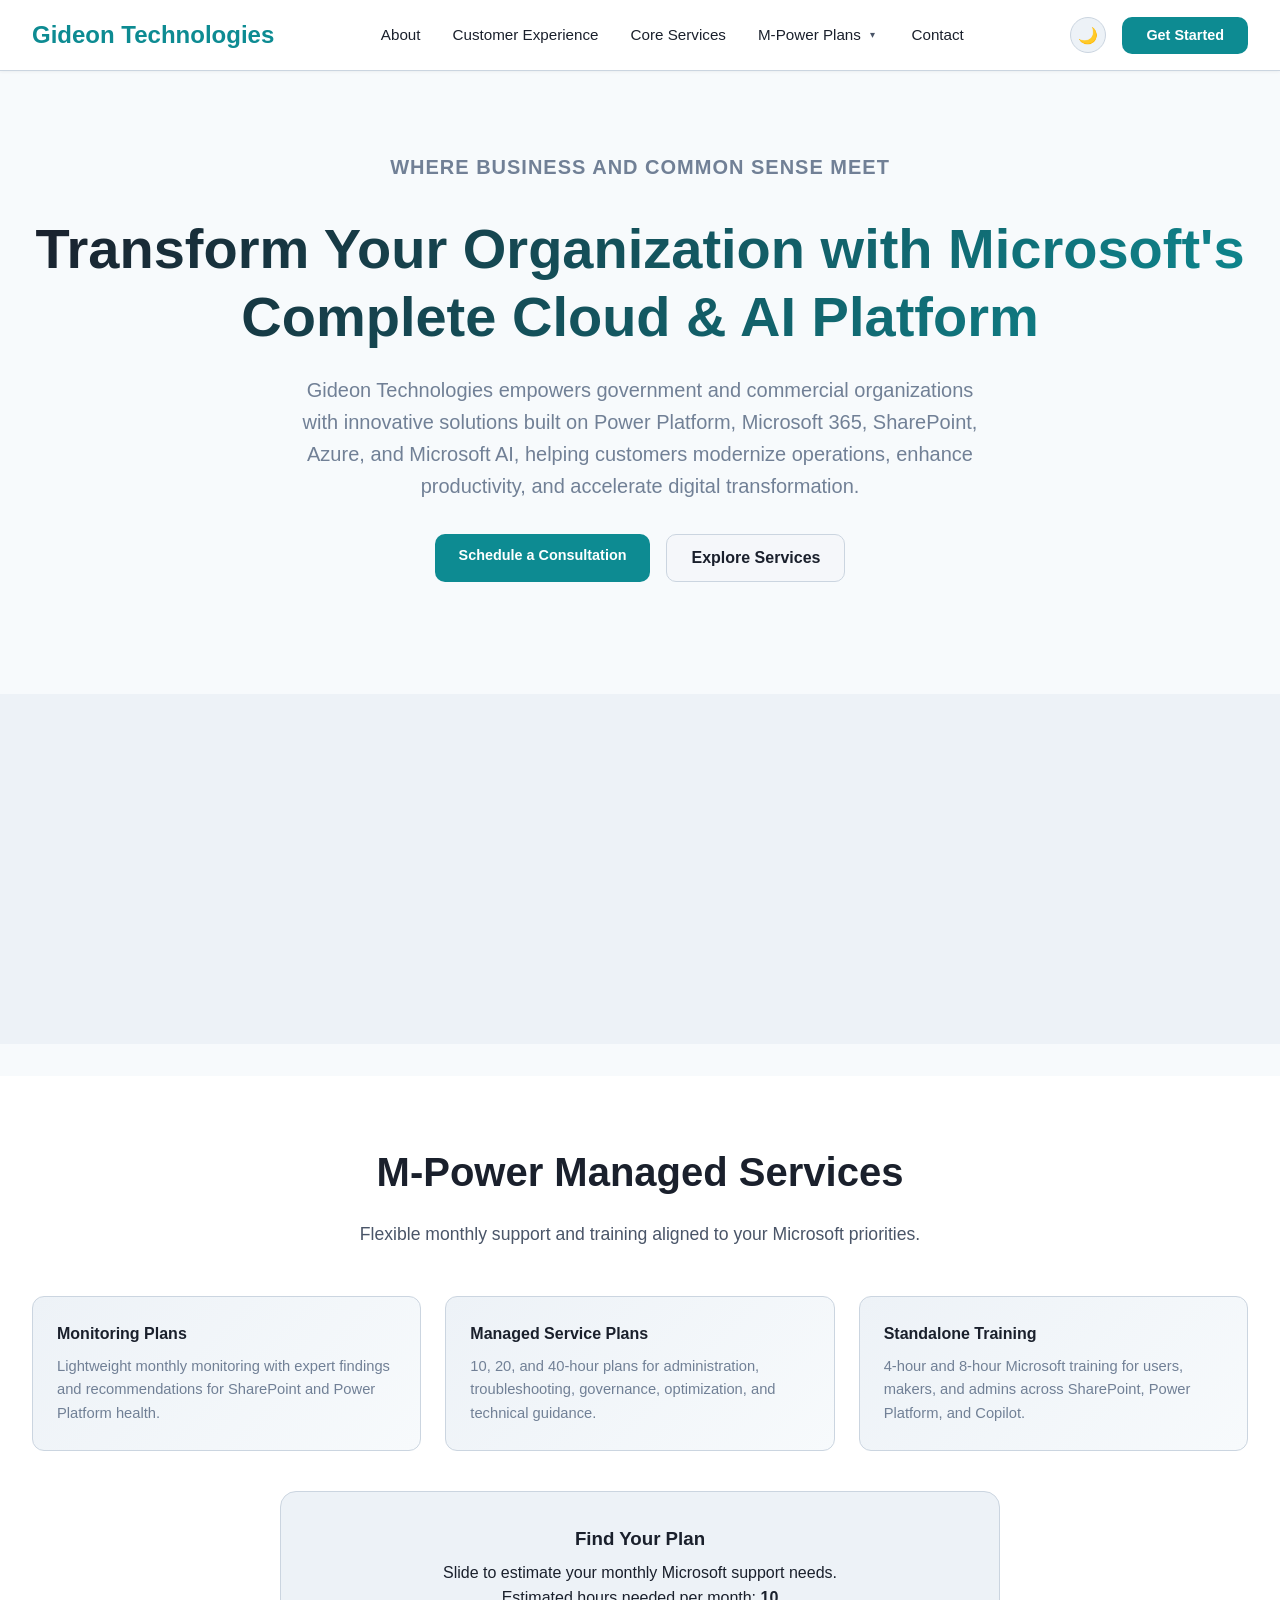
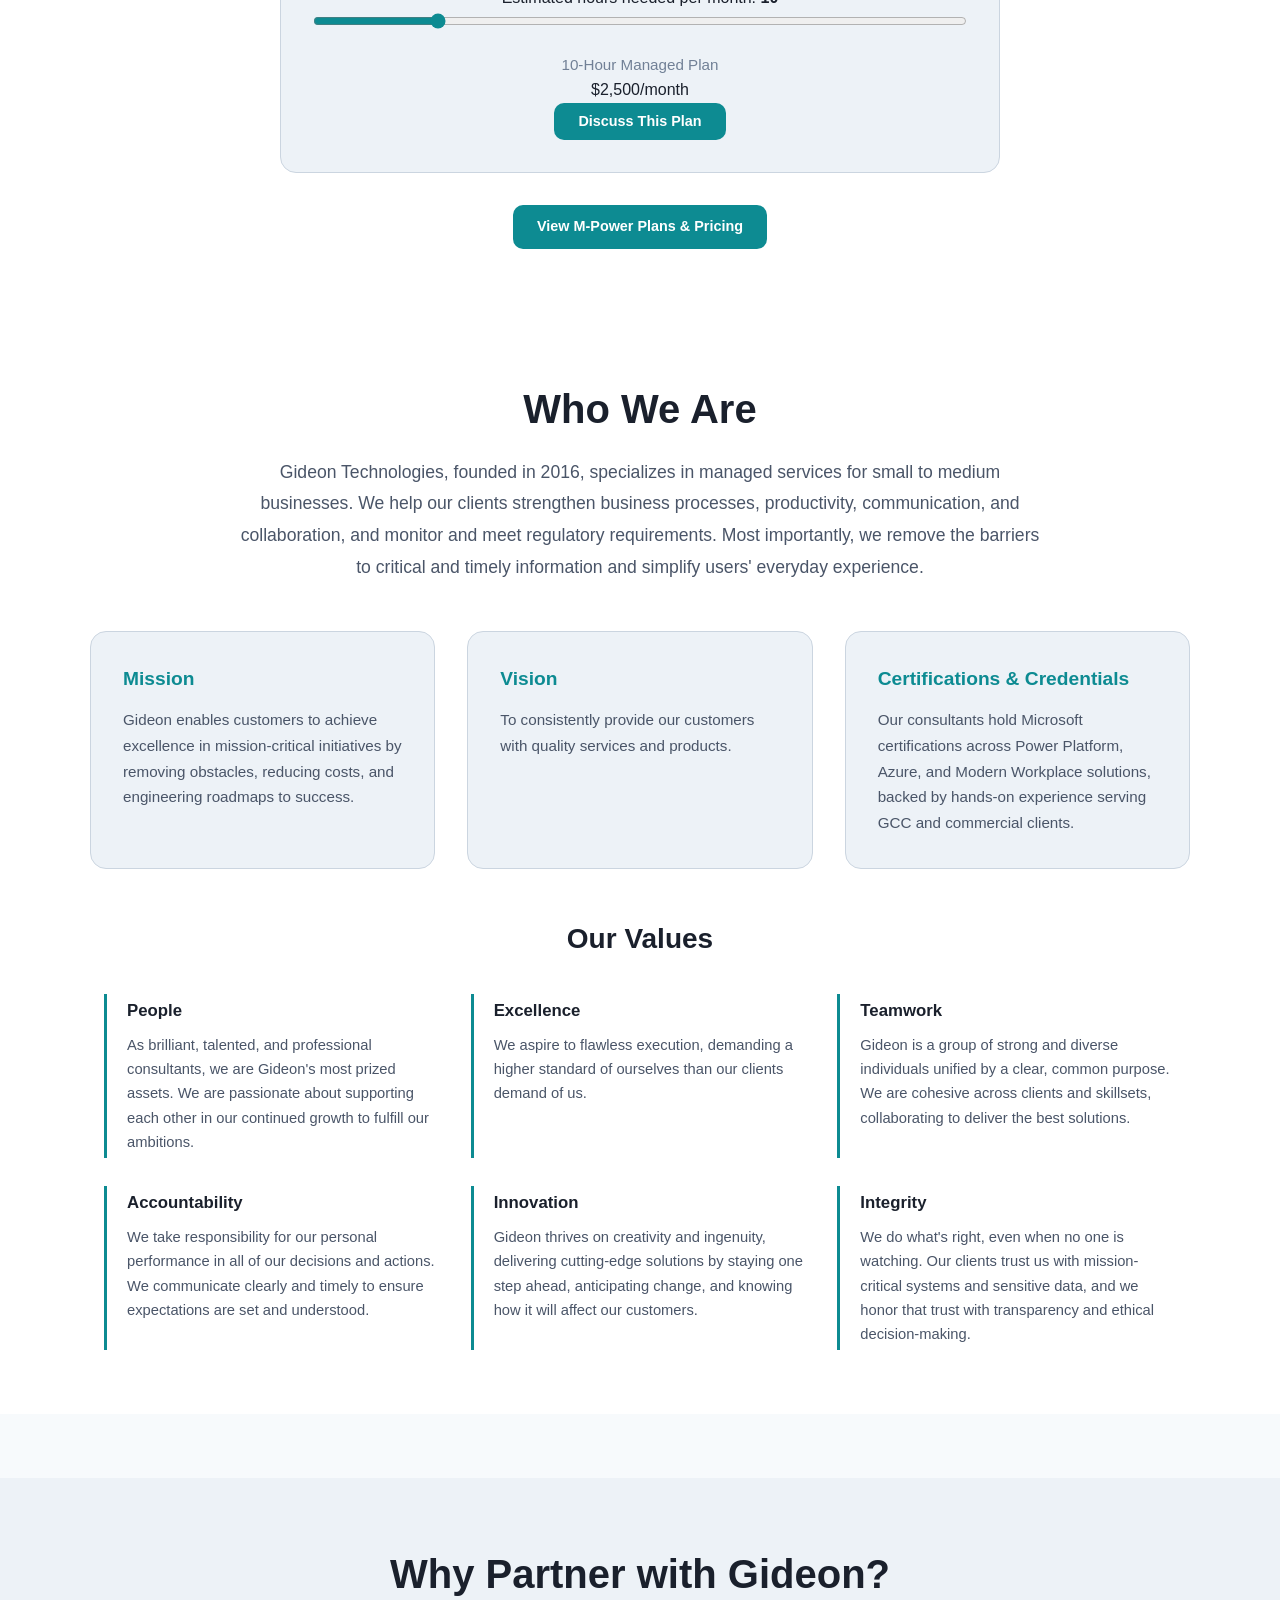
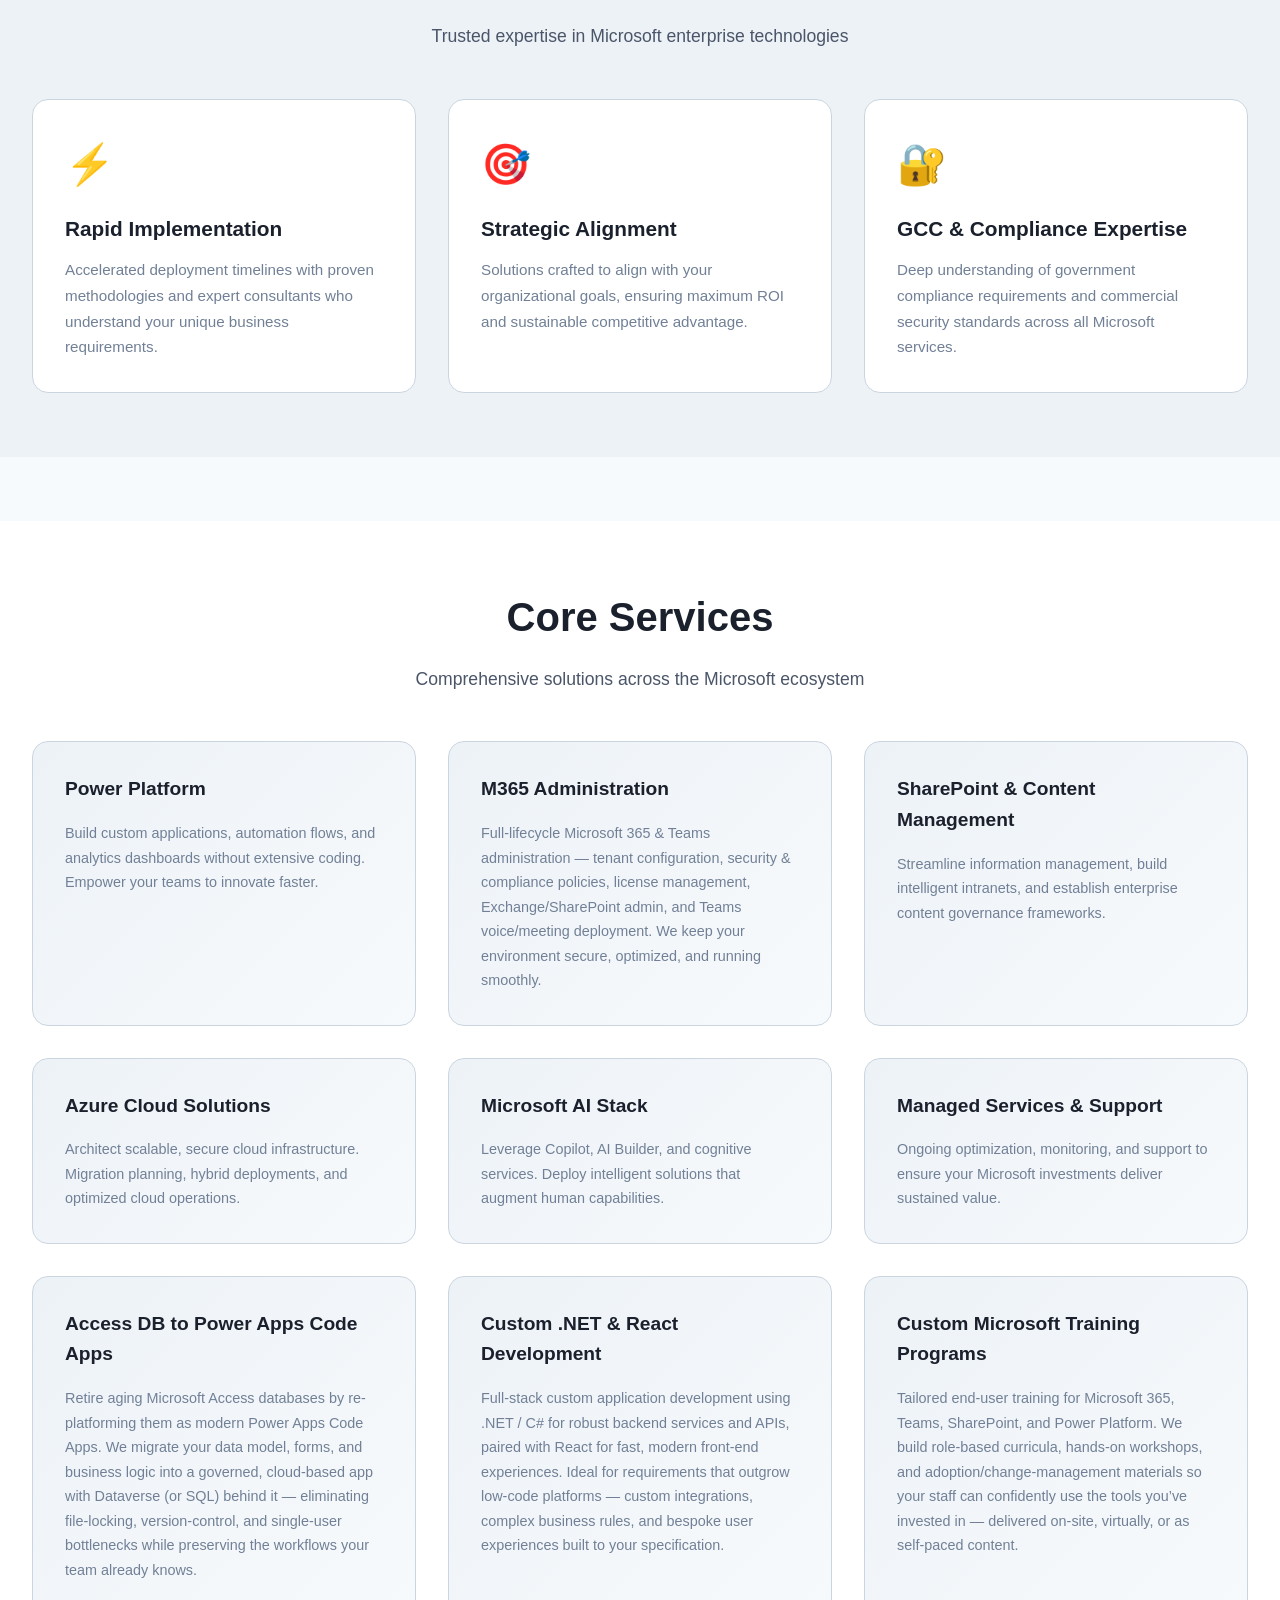
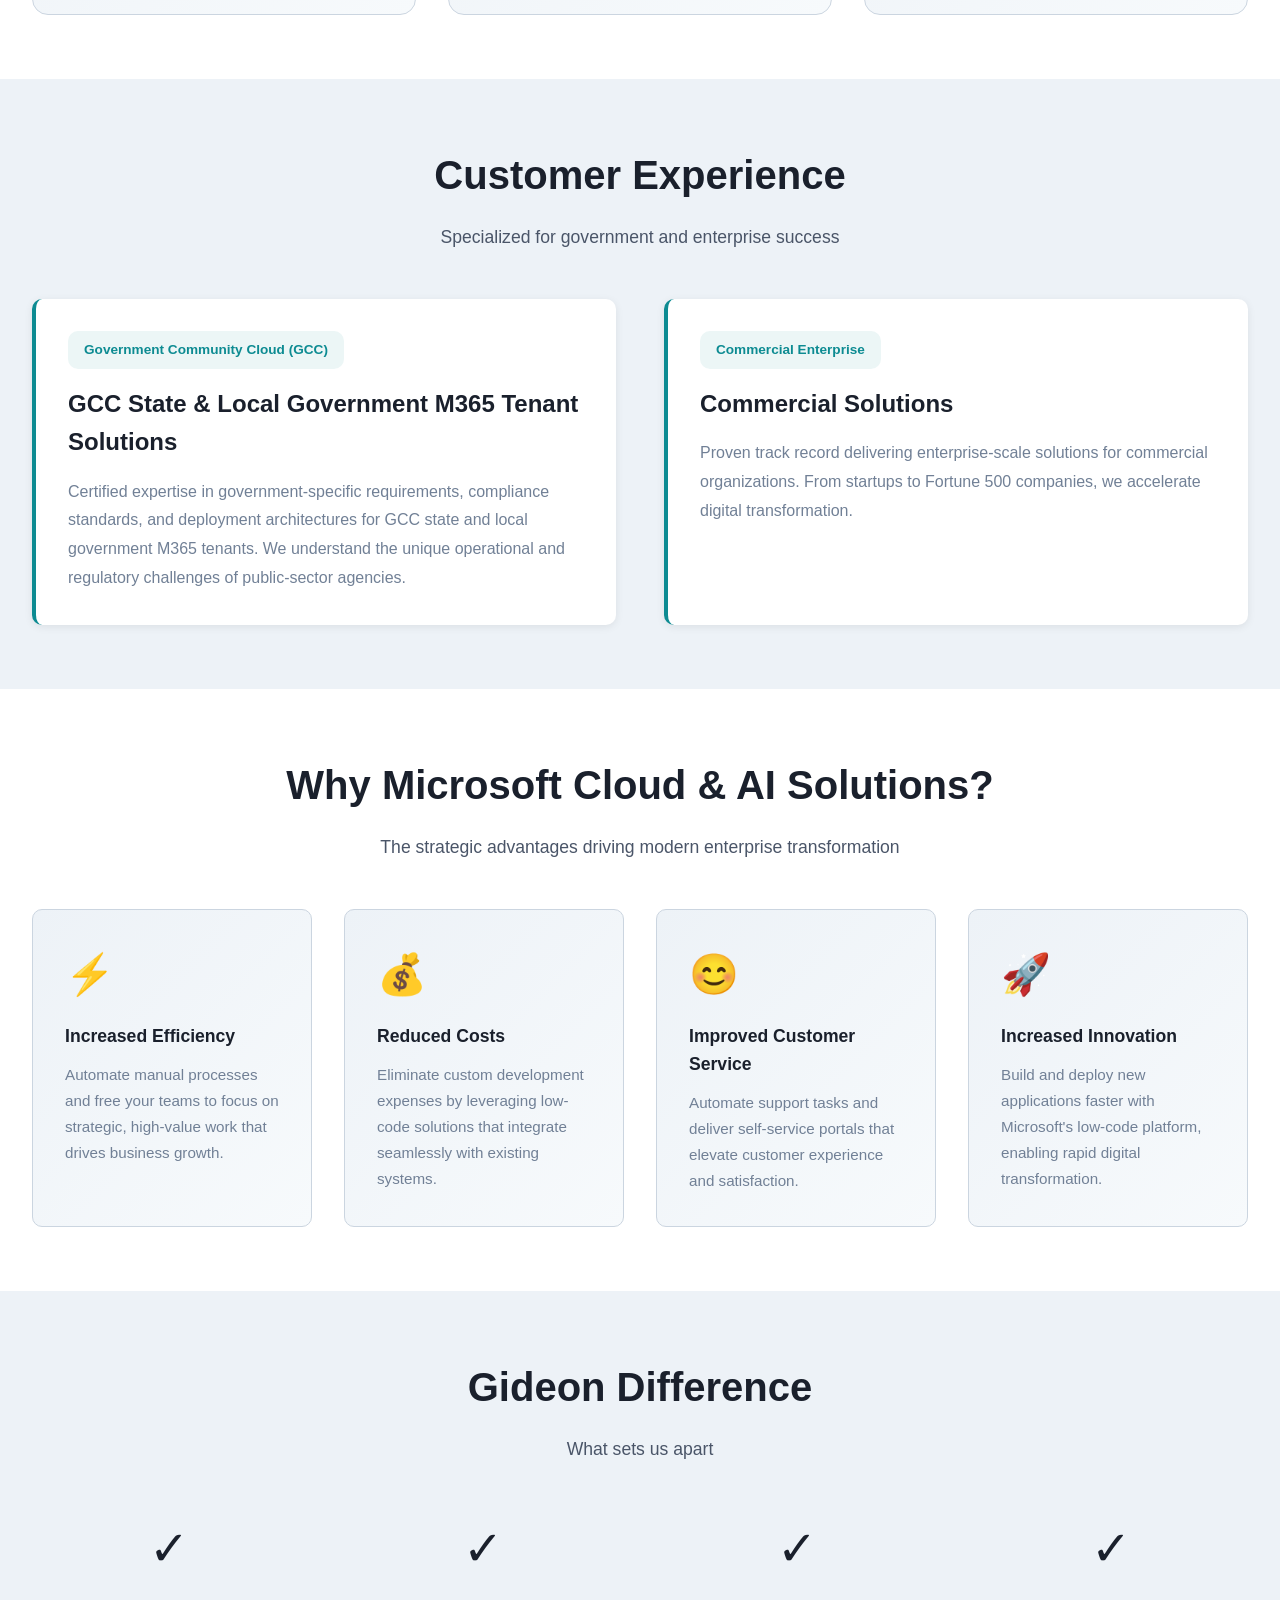
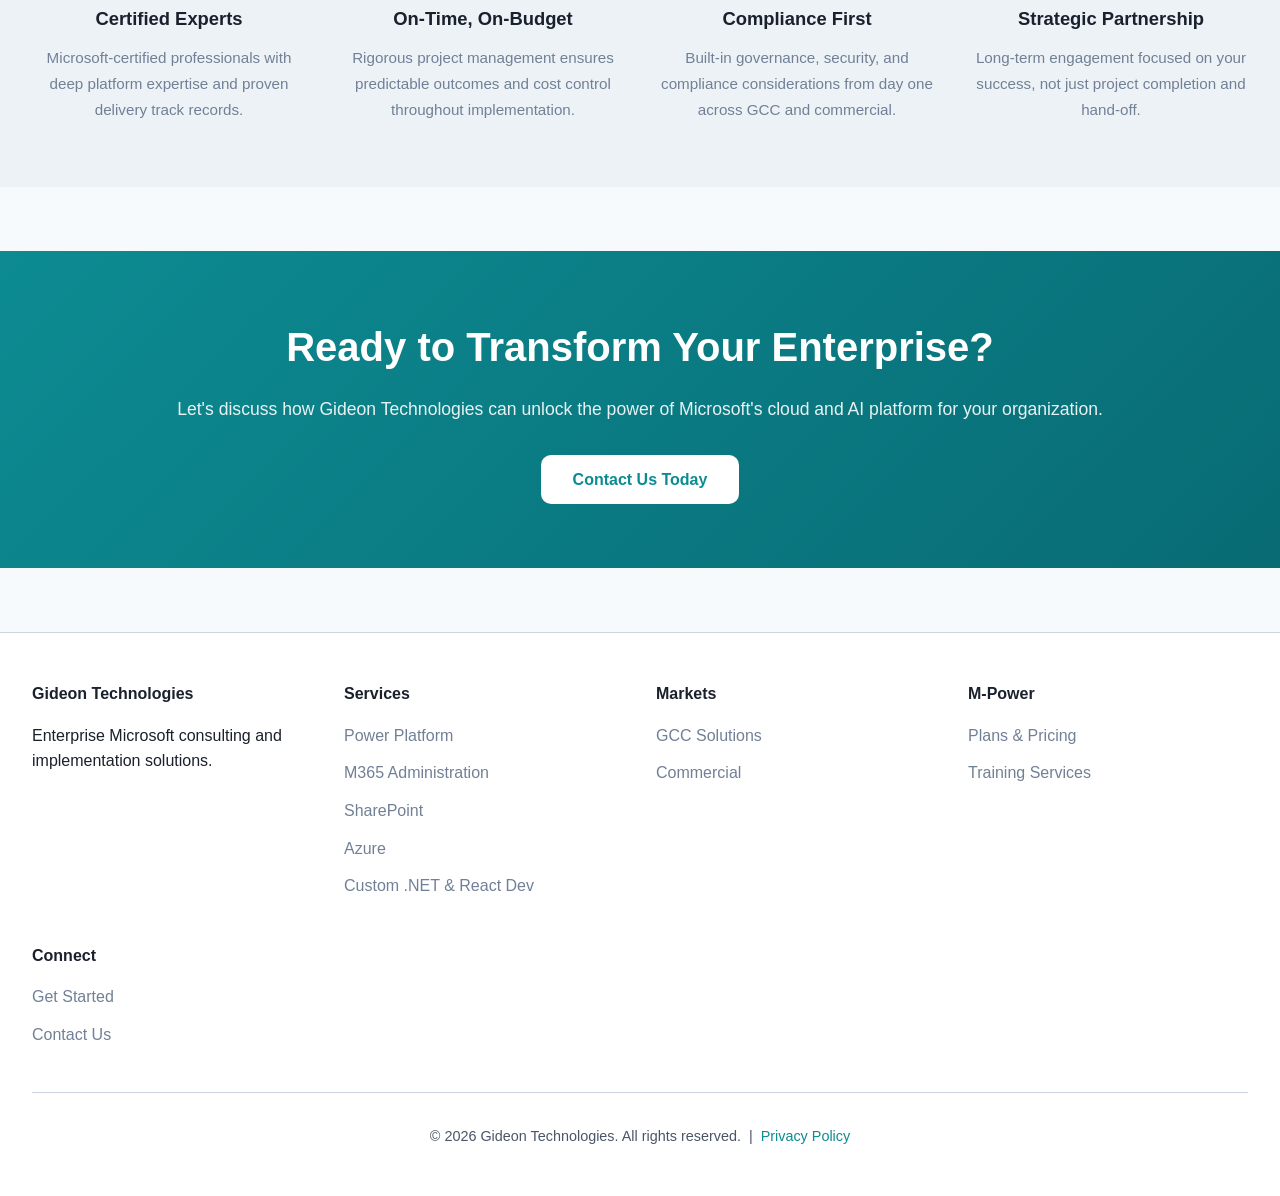
<file: index.html>
<!DOCTYPE html>
<html lang="en">
<head>
    <meta charset="UTF-8">
    <meta name="viewport" content="width=device-width, initial-scale=1.0">
    <title>GCC Microsoft 365 &amp; Power Platform Consulting | Gideon Tech</title>
    <meta name="description" content="Microsoft 365 and Power Platform consulting for GCC state and local government and commercial organizations; SharePoint, Azure, AI, and managed services.">
    <meta name="keywords" content="Microsoft consulting, Power Platform, Microsoft 365, SharePoint, Azure, Microsoft AI, Copilot, GCC state and local government, M365 tenant, managed services">
    <link rel="canonical" href="https://www.gideon-tech.com/">
    <meta property="og:type" content="website">
    <meta property="og:title" content="GCC Microsoft 365 &amp; Power Platform Consulting | Gideon Tech">
    <meta property="og:description" content="Microsoft 365 and Power Platform consulting for GCC state and local government and commercial organizations; SharePoint, Azure, AI, and managed services.">
    <meta property="og:url" content="https://www.gideon-tech.com/">
    <meta property="og:image" content="https://www.gideon-tech.com/og-image.png">
    <meta property="og:site_name" content="Gideon Technologies">
    <meta name="twitter:card" content="summary_large_image">
    <meta name="twitter:title" content="GCC Microsoft 365 &amp; Power Platform Consulting | Gideon Tech">
    <meta name="twitter:description" content="Microsoft 365 and Power Platform consulting for GCC state and local government and commercial organizations; SharePoint, Azure, AI, and managed services.">
    <meta name="twitter:image" content="https://www.gideon-tech.com/og-image.png">
    <script type="application/ld+json">
    {
      "@context": "https://schema.org",
      "@type": "Organization",
      "@id": "https://www.gideon-tech.com/#organization",
      "name": "Gideon Technologies",
      "url": "https://www.gideon-tech.com/",
      "description": "Microsoft 365 and Power Platform consulting for GCC state and local government and commercial organizations; SharePoint, Azure, AI, and managed services.",
      "foundingDate": "2016",
      "knowsAbout": [
        "Microsoft 365",
        "Microsoft Power Platform",
        "SharePoint",
        "Microsoft Azure",
        "Microsoft AI",
        "Government Community Cloud",
        "Managed services"
      ]
    }
    </script>
    <link rel="icon" type="image/svg+xml" href="data:image/svg+xml,%3Csvg xmlns='http://www.w3.org/2000/svg' viewBox='0 0 100 100'%3E%3Crect width='100' height='100' rx='20' fill='%230D8B92'/%3E%3[...]>
    <script>
        (() => {
            const stored = localStorage.getItem("gideonTheme");
            const param = new URLSearchParams(window.location.search).get("scoutTheme");
            const theme = param || stored || (window.matchMedia("(prefers-color-scheme: dark)").matches ? "dark" : "light");
            document.documentElement.setAttribute("data-theme", theme);
        })();
    </script>
    <script type="text/javascript">
        (function(c,l,a,r,i,t,y){
            c[a]=c[a]||function(){(c[a].q=c[a].q||[]).push(arguments)};
            t=l.createElement(r);t.async=1;t.src="https://www.clarity.ms/tag/"+i;
            y=l.getElementsByTagName(r)[0];y.parentNode.insertBefore(t,y);
        })(window, document, "clarity", "script", "3xeyui3n82");
    </script>
  <script type="module" crossorigin src="./assets/main.js"></script>
  <link rel="modulepreload" crossorigin href="./assets/chunk-theme.js">
  <link rel="modulepreload" crossorigin href="./assets/chunk-Reveal.js">
  <link rel="stylesheet" crossorigin href="./assets/theme.css">
</head>
<body>
    <div id="root"></div>

</body>
</html>
</file>
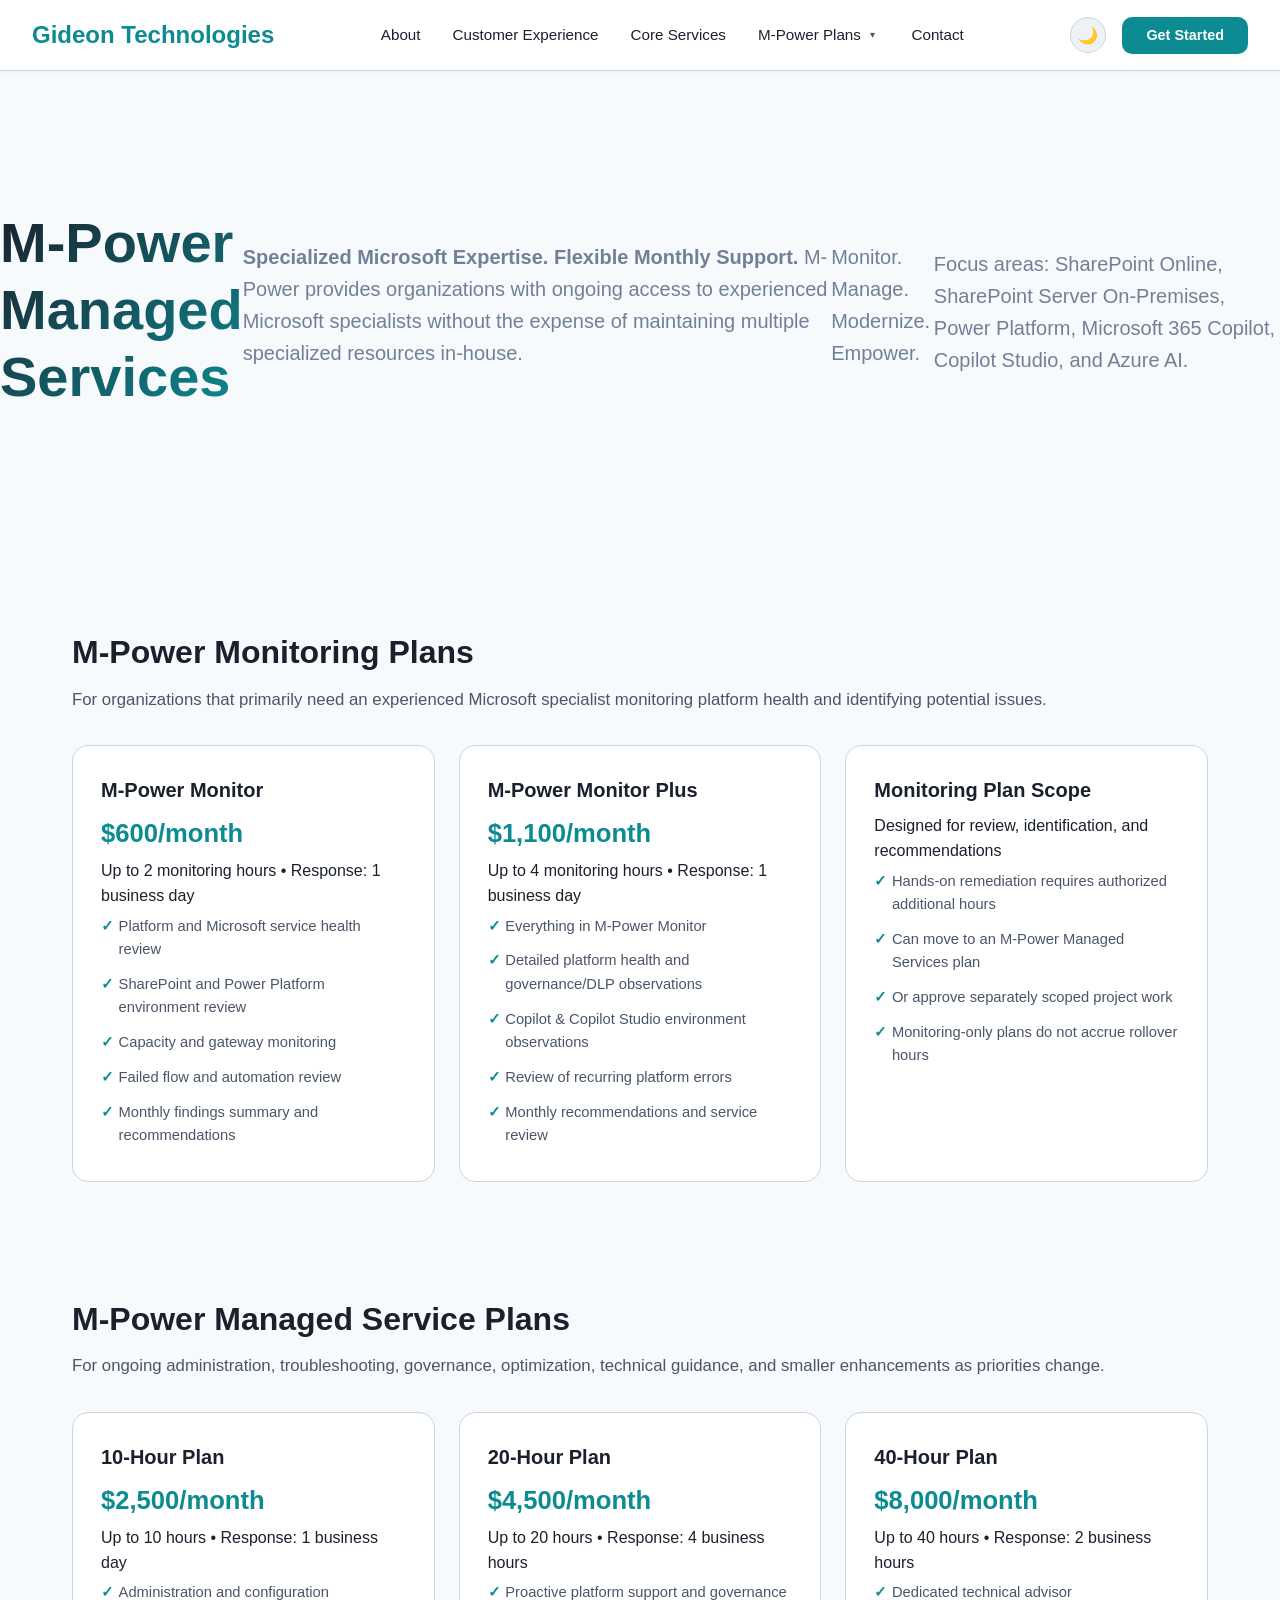
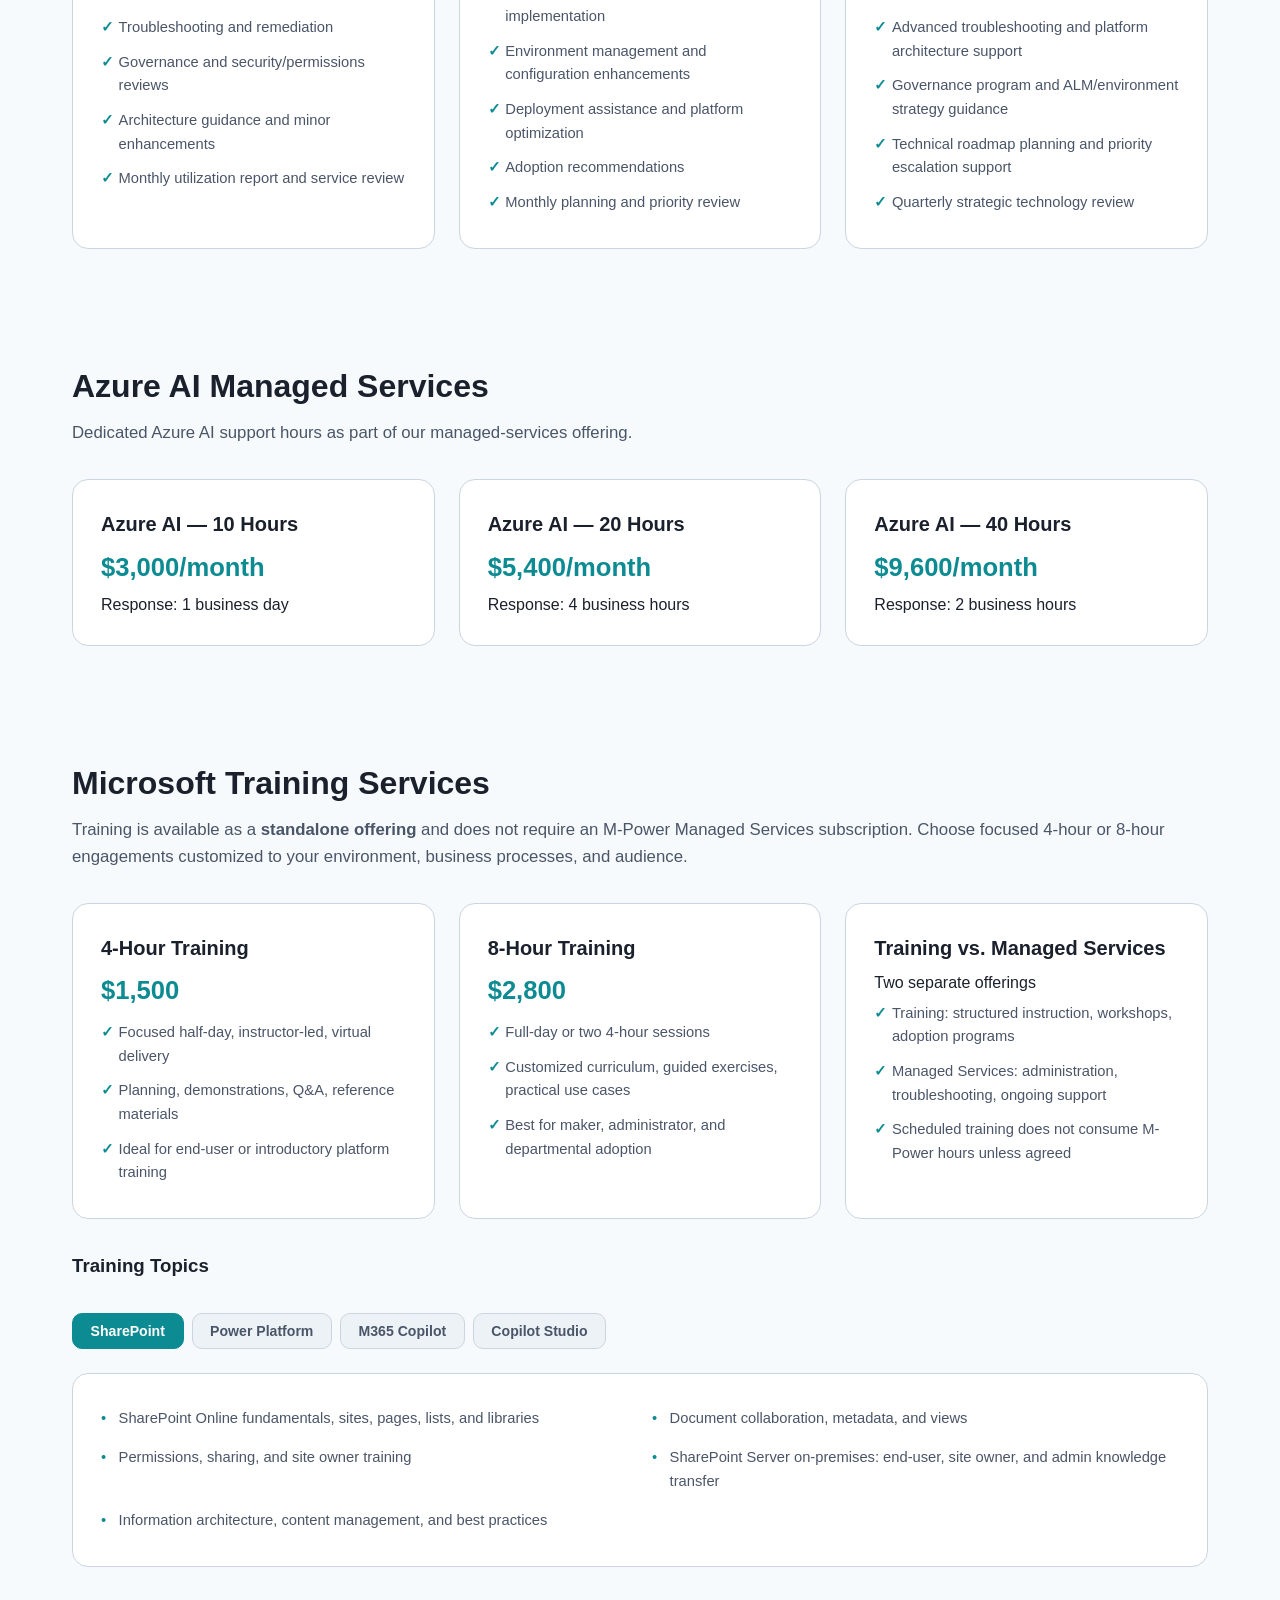
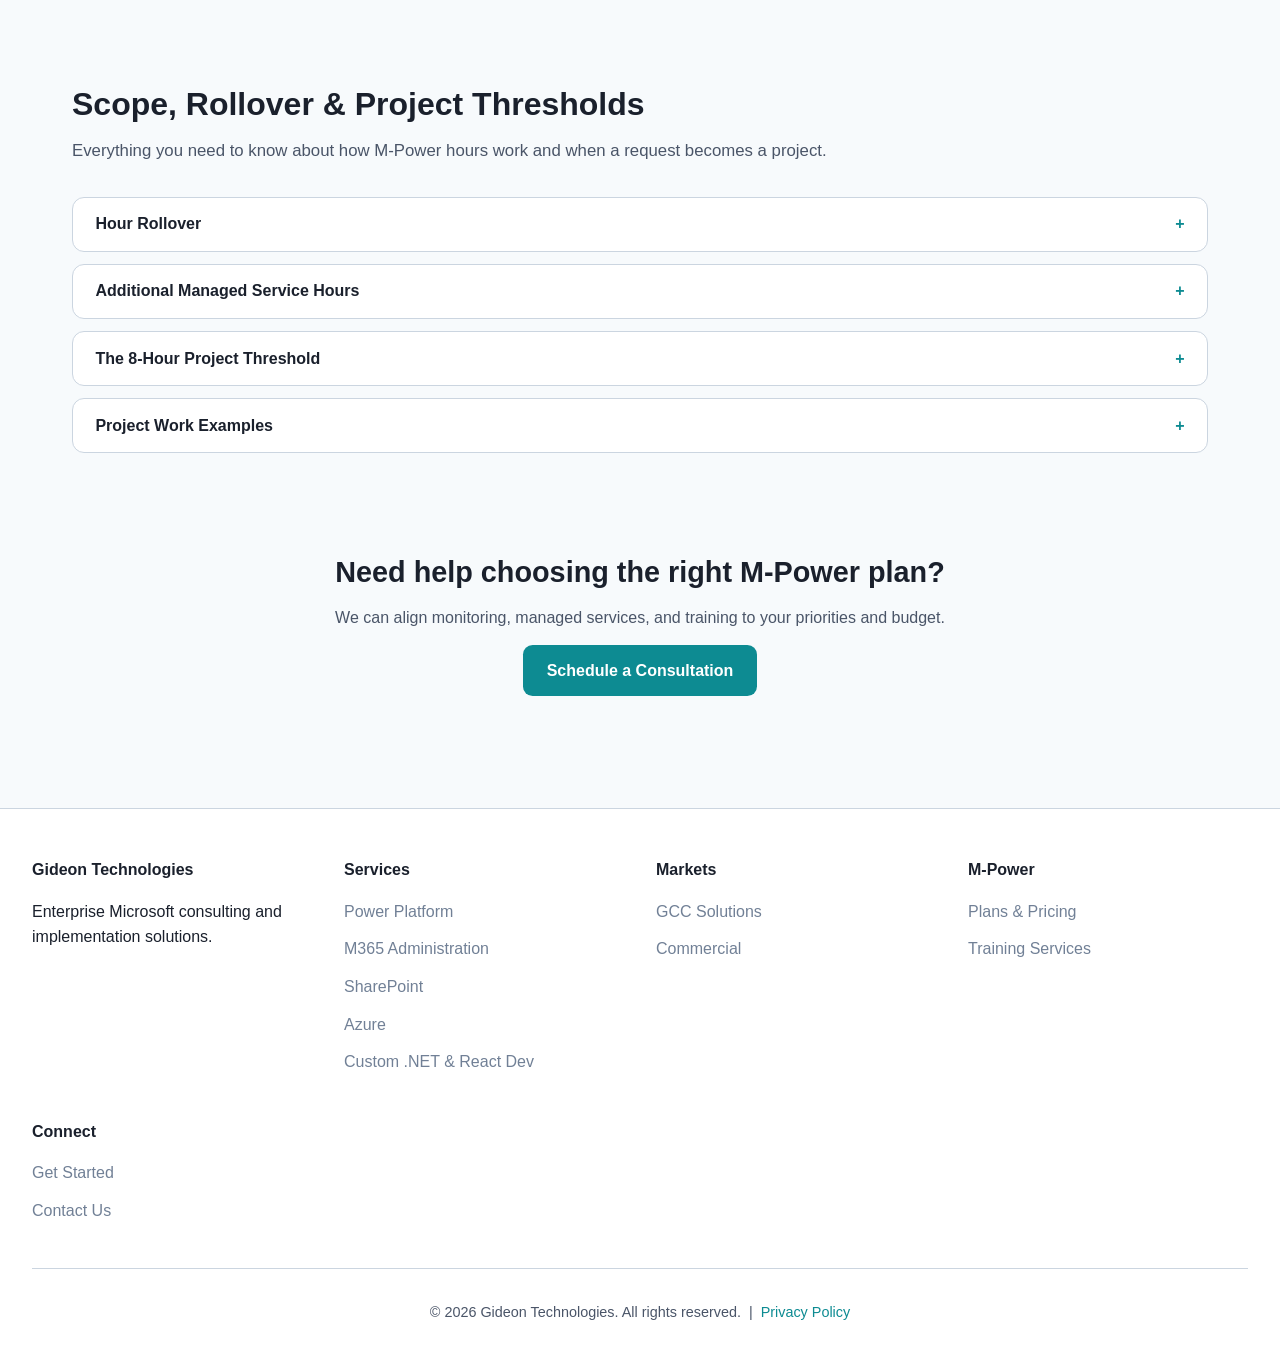
<file: m-power-services.html>
<!DOCTYPE html>
<html lang="en">
<head>
    <meta charset="UTF-8">
    <meta name="viewport" content="width=device-width, initial-scale=1.0">
    <title>M-Power Managed Services | Gideon Technologies</title>
    <meta name="description" content="M-Power by Gideon Technologies offers Microsoft monitoring and managed services, Azure AI support, and Microsoft training for GCC and commercial organizations.">    <meta name="keywords" content="M-Power Managed Services, Microsoft managed services, SharePoint support, Power Platform support, Microsoft 365 Copilot, Copilot Studio, Azure AI managed services, Microsoft training, GCC consulting">
    <link rel="canonical" href="https://www.gideon-tech.com/m-power-services.html">
    <meta property="og:type" content="website">
    <meta property="og:title" content="M-Power Managed Services | Gideon Technologies">
    <meta property="og:description" content="M-Power by Gideon Technologies offers Microsoft monitoring and managed services, Azure AI support, and Microsoft training for GCC and commercial organizations.">    <meta property="og:url" content="https://www.gideon-tech.com/m-power-services.html">
    <meta property="og:image" content="https://www.gideon-tech.com/og-image.png">
    <meta property="og:site_name" content="Gideon Technologies">
    <meta name="twitter:card" content="summary_large_image">
    <meta name="twitter:title" content="M-Power Managed Services | Gideon Technologies">
    <meta name="twitter:description" content="M-Power by Gideon Technologies offers Microsoft monitoring and managed services, Azure AI support, and Microsoft training for GCC and commercial organizations.">    <meta name="twitter:image" content="https://www.gideon-tech.com/og-image.png">
    <script type="application/ld+json">
    {
      "@context": "https://schema.org",
      "@type": "Service",
      "name": "M-Power Managed Services",
      "description": "M-Power by Gideon Technologies offers Microsoft monitoring and managed services, Azure AI support, and Microsoft training for GCC and commercial organizations.",
      "provider": {
        "@type": "Organization",
        "@id": "https://www.gideon-tech.com/#organization",
        "name": "Gideon Technologies",
        "url": "https://www.gideon-tech.com/"
      },
      "url": "https://www.gideon-tech.com/m-power-services.html",
      "serviceType": [
        "Microsoft managed services",
        "Microsoft monitoring",
        "Microsoft training",
        "Azure AI services"
      ]
    }
    </script>
    <link rel="icon" type="image/svg+xml" href="data:image/svg+xml,%3Csvg xmlns='http://www.w3.org/2000/svg' viewBox='0 0 100 100'%3E%3Crect width='100' height='100' rx='20' fill='%230D8B92'/%3E%3Ctext x='50' y='68' font-size='58' font-family='Arial, sans-serif' font-weight='bold' fill='white' text-anchor='middle'%3EG%3C/text%3E%3C/svg%3E">
    <script>
        (() => {
            const stored = localStorage.getItem("gideonTheme");
            const param = new URLSearchParams(window.location.search).get("scoutTheme");
            const theme = param || stored || (window.matchMedia("(prefers-color-scheme: dark)").matches ? "dark" : "light");
            document.documentElement.setAttribute("data-theme", theme);
        })();
    </script>
  <script type="module" crossorigin src="./assets/mpower.js"></script>
  <link rel="modulepreload" crossorigin href="./assets/chunk-theme.js">
  <link rel="modulepreload" crossorigin href="./assets/chunk-Reveal.js">
  <link rel="stylesheet" crossorigin href="./assets/theme.css">
</head>
<body>
    <div id="root"></div>
</body>
</html>
</file>
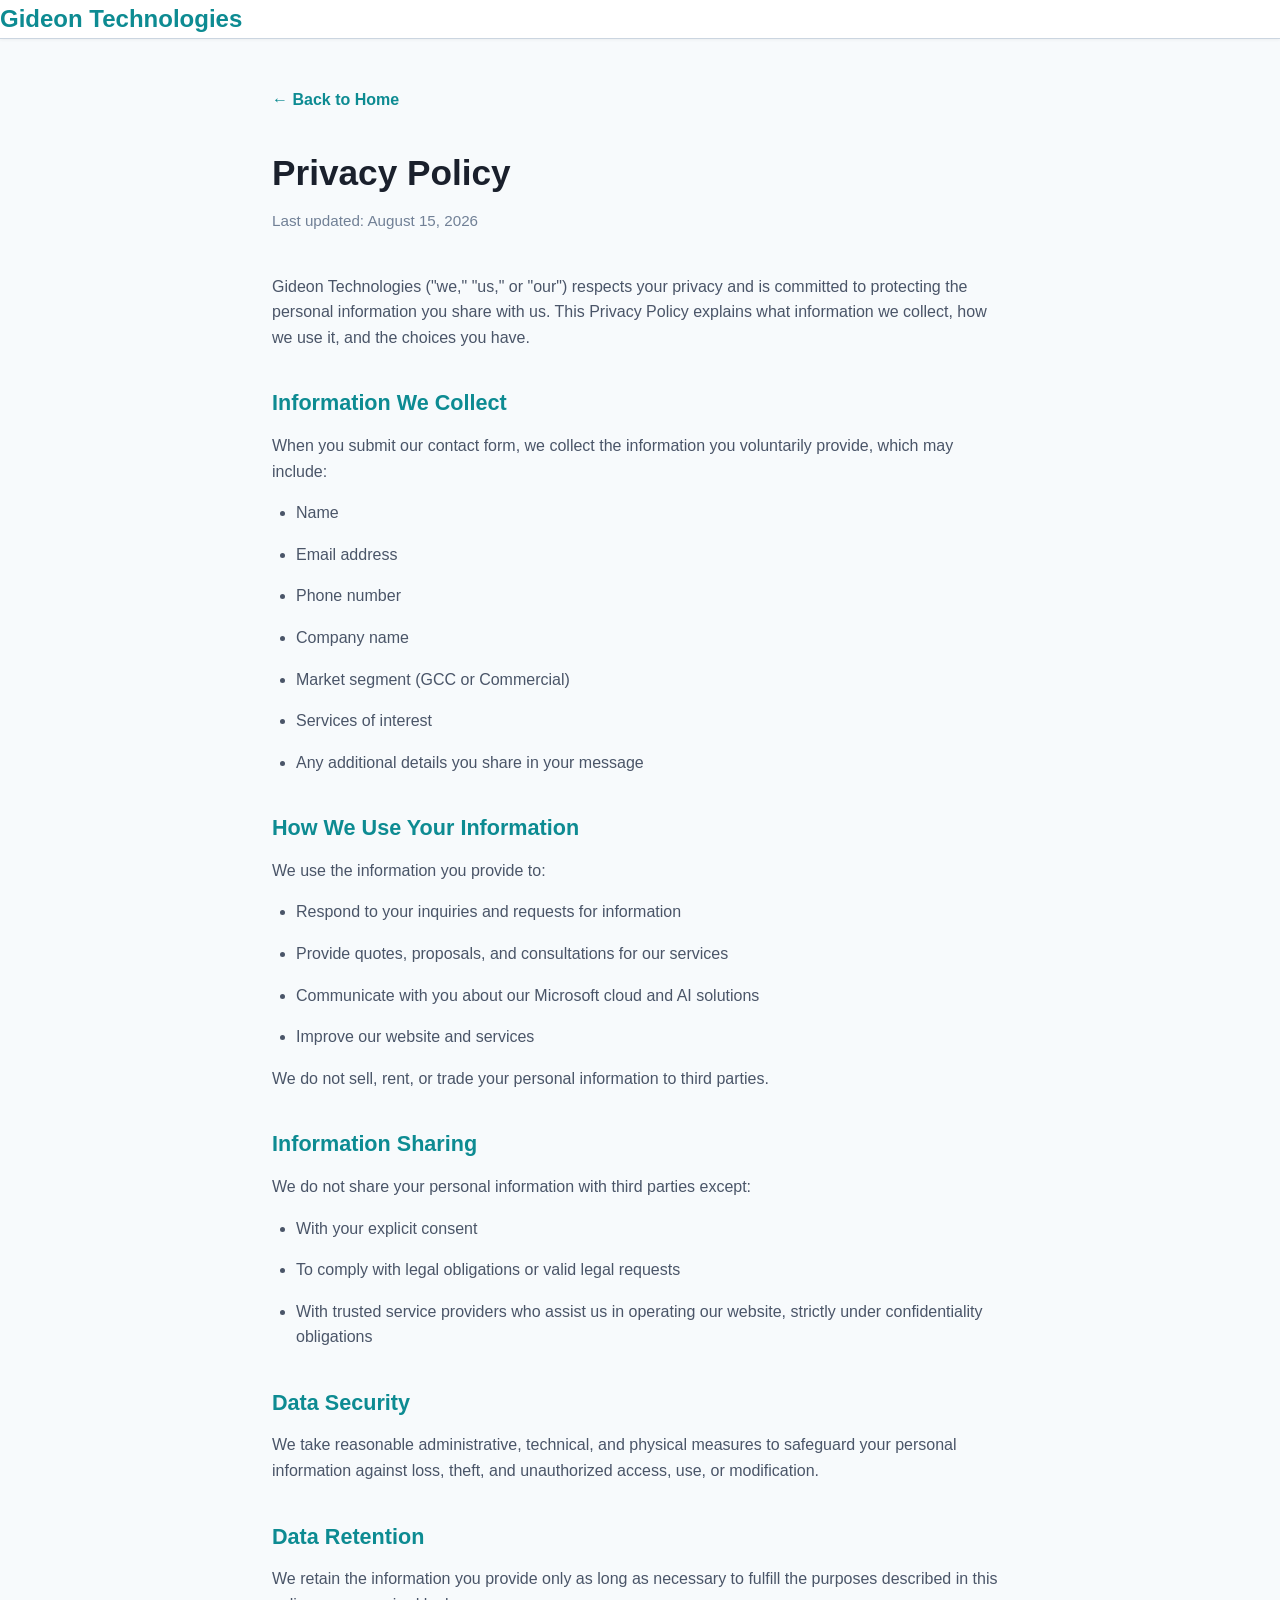
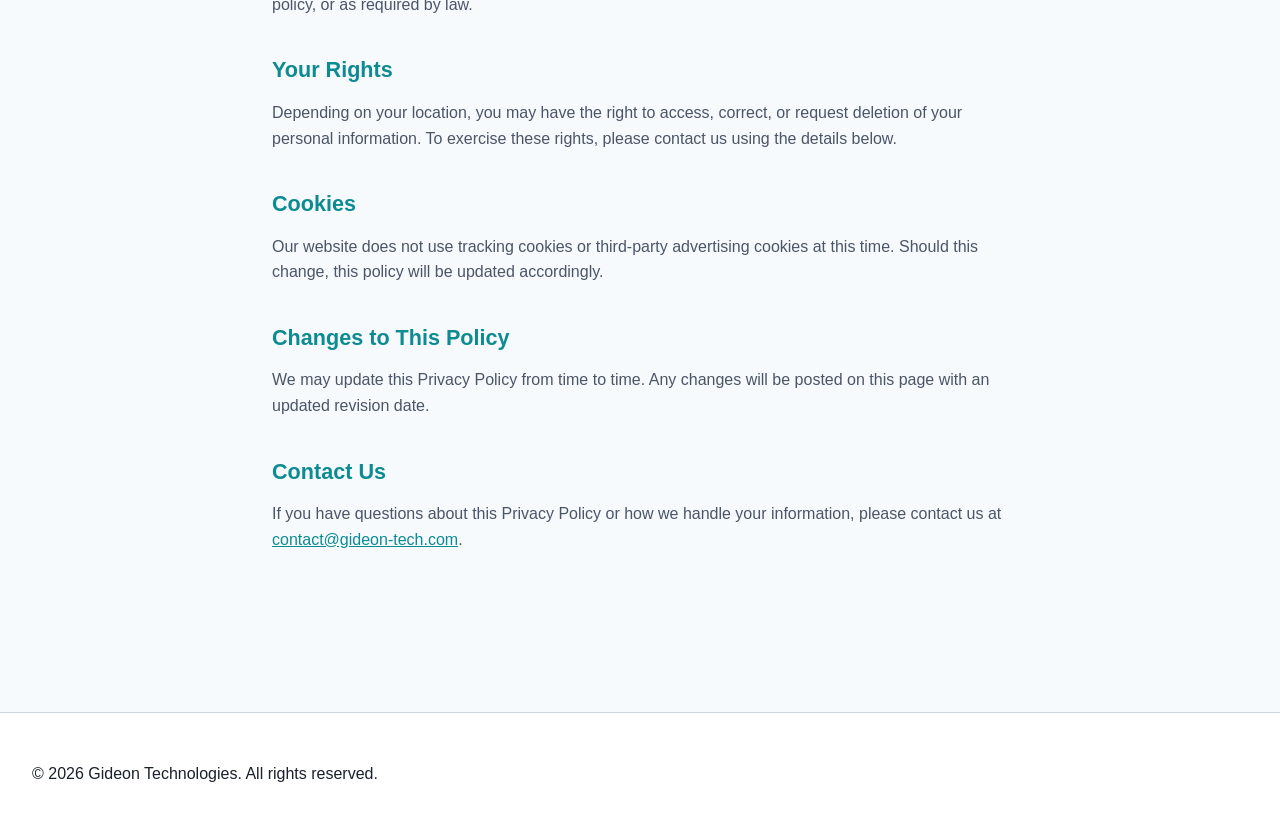
<file: privacy-policy.html>
<!DOCTYPE html>
<html lang="en">
<head>
    <meta charset="UTF-8">
    <meta name="viewport" content="width=device-width, initial-scale=1.0">
    <title>Privacy Policy - Gideon Technologies</title>
    <meta name="description" content="Privacy Policy for Gideon Technologies - how we collect, use, and protect your information.">
    <meta name="robots" content="noindex, follow">
    <link rel="icon" type="image/svg+xml" href="data:image/svg+xml,%3Csvg xmlns='http://www.w3.org/2000/svg' viewBox='0 0 100 100'%3E%3Crect width='100' height='100' rx='20' fill='%230D8B92'/%3E%3Ctext x='50' y='68' font-size='58' font-family='Arial, sans-serif' font-weight='bold' fill='white' text-anchor='middle'%3EG%3C/text%3E%3C/svg%3E">
    <script>
        (() => {
            const stored = localStorage.getItem("gideonTheme");
            const param = new URLSearchParams(window.location.search).get("scoutTheme");
            const theme = param || stored || (window.matchMedia("(prefers-color-scheme: dark)").matches ? "dark" : "light");
            document.documentElement.setAttribute("data-theme", theme);
        })();
    </script>
  <script type="module" crossorigin src="./assets/privacy.js"></script>
  <link rel="modulepreload" crossorigin href="./assets/chunk-theme.js">
  <link rel="stylesheet" crossorigin href="./assets/theme.css">
</head>
<body>
    <div id="root"></div>
</body>
</html>
</file>
<file: assets/theme.css>
:root{color-scheme:light;--cp-bg: #f7fafc;--cp-bg-elevated: #edf2f7;--cp-surface: #ffffff;--cp-surface-soft: #f5f7fa;--cp-border: #cbd5e0;--cp-border-strong: #a0aec0;--cp-text: #1a202c;--cp-text-muted: #4a5568;--cp-text-soft: #718096;--cp-accent: #0d8b92;--cp-accent-hover: #0a6f76;--cp-accent-soft: rgba(13, 139, 146, .08);--cp-accent-fg: #ffffff;--cp-success: #16a34a;--cp-danger: #dc2626;--cp-warning: #f59e0b;--cp-shadow: 0 18px 48px rgba(0, 0, 0, .12)}html[data-theme=dark]{color-scheme:dark;--cp-bg: #0f1419;--cp-bg-elevated: #1a202c;--cp-surface: #2d3748;--cp-surface-soft: #374151;--cp-border: #4a5568;--cp-border-strong: #718096;--cp-text: #f7fafc;--cp-text-muted: #cbd5e0;--cp-text-soft: #a0aec0;--cp-accent: #38b2ac;--cp-accent-hover: #319795;--cp-accent-soft: rgba(56, 178, 172, .14);--cp-accent-fg: #0f1419;--cp-success: #4ade80;--cp-danger: #f87171;--cp-warning: #fbbf24;--cp-shadow: 0 18px 48px rgba(0, 0, 0, .32)}*{margin:0;padding:0;box-sizing:border-box}body{font-family:Segoe UI,Aptos,Calibri,-apple-system,BlinkMacSystemFont,sans-serif;background:var(--cp-bg);color:var(--cp-text);line-height:1.6;overflow-x:hidden}a{color:inherit}header{background:var(--cp-surface);border-bottom:1px solid var(--cp-border);position:sticky;top:0;z-index:100;box-shadow:0 1px 3px #0000000d}nav{max-width:1400px;margin:0 auto;padding:1rem 2rem;display:flex;justify-content:space-between;align-items:center;gap:1rem;position:relative}.logo{font-size:1.5rem;font-weight:700;color:var(--cp-accent);text-decoration:none}.nav-links{display:flex;gap:2rem;list-style:none;align-items:center}.nav-links a{color:var(--cp-text);text-decoration:none;font-size:.95rem;transition:color .3s}.nav-links a:hover{color:var(--cp-accent)}.nav-right{display:flex;align-items:center;gap:1rem}.has-submenu{position:relative;display:flex;align-items:center;gap:.25rem}.submenu-toggle{background:none;border:none;cursor:pointer;color:var(--cp-text-muted);font-size:.65rem;padding:.2rem .3rem;line-height:1}.submenu-toggle:hover{color:var(--cp-accent)}.submenu{position:absolute;top:calc(100% + .75rem);left:50%;transform:translate(-50%) translateY(-4px);min-width:250px;background:var(--cp-surface);border:1px solid var(--cp-border);border-radius:.625rem;box-shadow:var(--cp-shadow);list-style:none;padding:.5rem;z-index:200;opacity:0;visibility:hidden;pointer-events:none;transition:opacity .15s ease,transform .15s ease,visibility .15s ease}.submenu li{position:static}.submenu a{display:block;padding:.55rem .75rem;border-radius:.45rem;color:var(--cp-text-muted);font-size:.9rem;font-weight:500;white-space:nowrap}.submenu a:hover,.submenu a:focus{background:var(--cp-bg-elevated);color:var(--cp-accent)}.has-submenu.open .submenu{opacity:1;visibility:visible;pointer-events:auto;transform:translate(-50%) translateY(0)}.theme-toggle{background:var(--cp-bg-elevated);border:1px solid var(--cp-border);color:var(--cp-text);width:2.25rem;height:2.25rem;border-radius:50%;cursor:pointer;display:flex;align-items:center;justify-content:center;font-size:1rem;transition:transform .25s ease,background .25s ease}.theme-toggle:hover{transform:rotate(15deg);background:var(--cp-surface-soft)}.mobile-menu-toggle{display:none;background:none;border:none;font-size:1.5rem;color:var(--cp-text);cursor:pointer}.cta-button{background:var(--cp-accent);color:var(--cp-accent-fg);padding:.65rem 1.5rem;border-radius:.625rem;text-decoration:none;font-weight:600;transition:background .3s,transform .2s;border:none;cursor:pointer;font-size:.9rem;display:inline-block}.cta-button:hover{background:var(--cp-accent-hover);transform:translateY(-1px)}.secondary-button{background:var(--cp-surface-soft);color:var(--cp-text);padding:.65rem 1.5rem;border-radius:.625rem;text-decoration:none;font-weight:600;border:1px solid var(--cp-border);transition:all .3s}.secondary-button:hover{background:var(--cp-surface);border-color:var(--cp-accent)}.reveal{opacity:0;transform:translateY(24px);transition:opacity .6s ease,transform .6s ease}.reveal.in-view{opacity:1;transform:translateY(0)}.hero{max-width:1400px;margin:0 auto;position:relative;overflow:hidden;min-height:500px;display:flex;align-items:center;justify-content:center}.hero-content{position:relative;z-index:1;width:100%;padding:5rem 2rem;text-align:center}.hero-subtitle{color:var(--cp-text-muted);font-size:1rem;margin-bottom:1rem;text-transform:uppercase;letter-spacing:.05em;font-weight:600}.hero h1{font-size:3.5rem;margin-bottom:1.5rem;font-weight:800;line-height:1.2;background:linear-gradient(135deg,var(--cp-text) 0%,var(--cp-accent) 100%);-webkit-background-clip:text;-webkit-text-fill-color:transparent;background-clip:text}.hero p{font-size:1.25rem;color:var(--cp-text-soft);margin-bottom:2rem;max-width:700px;margin-left:auto;margin-right:auto}.hero-buttons{display:flex;gap:1rem;justify-content:center;flex-wrap:wrap}.section-title{text-align:center;font-size:2.5rem;margin-bottom:1rem;color:var(--cp-text)}.section-subtitle{text-align:center;color:var(--cp-text-muted);margin-bottom:3rem;font-size:1.1rem}.video-section{width:100%;height:350px;overflow:hidden;margin:2rem 0}.video-banner{width:100%;height:100%;object-fit:contain;background:var(--cp-bg-elevated)}.plans-preview{padding:4rem 2rem;background:var(--cp-surface)}.plans-preview-container{max-width:1400px;margin:0 auto}.plans-preview-grid{display:grid;grid-template-columns:repeat(3,1fr);gap:1.5rem;margin-top:2rem}.plans-preview-card{background:linear-gradient(135deg,var(--cp-bg-elevated) 0%,var(--cp-bg) 100%);border:1px solid var(--cp-border);border-radius:.75rem;padding:1.5rem;transition:transform .25s ease,box-shadow .25s ease}.plans-preview-card:hover{transform:translateY(-4px);box-shadow:0 12px 30px var(--cp-accent-soft)}.plans-preview-card h4{color:var(--cp-text);margin-bottom:.5rem}.plans-preview-card p{color:var(--cp-text-soft);font-size:.92rem}.plans-preview-cta{margin-top:2rem;text-align:center}.estimator{max-width:720px;margin:2.5rem auto 0;background:var(--cp-bg-elevated);border:1px solid var(--cp-border);border-radius:1rem;padding:2rem;text-align:center}.estimator h3{margin-bottom:.4rem;color:var(--cp-text)}.estimator p.hint{color:var(--cp-text-soft);font-size:.9rem;margin-bottom:1.5rem}.estimator input[type=range]{width:100%;accent-color:var(--cp-accent);margin-bottom:1rem}.estimator-readout{display:flex;justify-content:space-between;align-items:baseline;margin-bottom:.5rem}.estimator-hours{font-weight:700;font-size:1.4rem;color:var(--cp-accent)}.estimator-price{font-weight:800;font-size:2rem;color:var(--cp-text)}.estimator-plan-name{color:var(--cp-text-soft);font-size:.95rem;margin-top:.5rem}.about-section{padding:4rem 2rem;background:var(--cp-surface)}.about-container{max-width:1100px;margin:0 auto}.about-intro{max-width:800px;margin:0 auto 3rem;text-align:center}.about-intro p{color:var(--cp-text-muted);font-size:1.1rem;line-height:1.8}.about-pillars{display:grid;grid-template-columns:repeat(3,1fr);gap:2rem;margin-bottom:3rem}.about-pillar{background:var(--cp-bg-elevated);border:1px solid var(--cp-border);border-radius:1rem;padding:2rem}.about-pillar h3{color:var(--cp-accent);font-size:1.2rem;margin-bottom:.75rem}.about-pillar p{color:var(--cp-text-muted);font-size:.95rem;line-height:1.7}.about-values{margin-top:3rem}.about-values h3{text-align:center;font-size:1.75rem;margin-bottom:2rem;color:var(--cp-text)}.values-grid{display:flex;flex-wrap:wrap;justify-content:center;gap:1.75rem}.value-item{flex:1 1 280px;max-width:calc(33.333% - 1.75rem);border-left:3px solid var(--cp-accent);padding:.25rem 0 .25rem 1.25rem}.value-item h4{font-size:1.05rem;margin-bottom:.5rem;color:var(--cp-text)}.value-item p{color:var(--cp-text-muted);font-size:.92rem;line-height:1.65}.value-section{background:var(--cp-bg-elevated);padding:4rem 2rem;margin:4rem 0}.value-grid{max-width:1400px;margin:0 auto;display:grid;grid-template-columns:repeat(auto-fit,minmax(300px,1fr));gap:2rem}.value-card{background:var(--cp-surface);border:1px solid var(--cp-border);border-radius:1rem;padding:2rem;transition:all .3s}.value-card:hover{box-shadow:0 8px 24px #0000001a;transform:translateY(-4px);border-color:var(--cp-accent-soft)}.value-icon{font-size:2.5rem;margin-bottom:1rem}.value-card h3{font-size:1.3rem;margin-bottom:.75rem;color:var(--cp-text)}.value-card p{color:var(--cp-text-soft);font-size:.95rem;line-height:1.7}.services-section{padding:4rem 2rem;background:var(--cp-surface)}.services-container{max-width:1400px;margin:0 auto}.service-grid{display:grid;grid-template-columns:repeat(3,1fr);gap:2rem;margin-top:3rem}.service-card{background:linear-gradient(135deg,var(--cp-bg-elevated) 0%,var(--cp-bg) 100%);border:1px solid var(--cp-border);border-radius:1rem;padding:2rem;transition:all .3s}.service-card:hover{border-color:var(--cp-accent);box-shadow:0 12px 36px var(--cp-accent-soft);transform:translateY(-4px)}.service-card h3{font-size:1.2rem;margin-bottom:1rem;color:var(--cp-text)}.service-card p{color:var(--cp-text-soft);font-size:.9rem;line-height:1.7}.market-section{padding:4rem 2rem;background:var(--cp-bg-elevated)}.market-container{max-width:1400px;margin:0 auto}.market-grid{display:grid;grid-template-columns:1fr 1fr;gap:3rem;margin-top:2rem;align-items:stretch}.market-card{background:var(--cp-surface);border-left:4px solid var(--cp-accent);border-radius:.625rem;padding:2rem;box-shadow:0 2px 8px #00000014;height:100%;display:flex;flex-direction:column;transition:transform .25s ease,box-shadow .25s ease}.market-card:hover{transform:translateY(-4px);box-shadow:0 12px 30px var(--cp-accent-soft)}.market-badge{display:inline-block;background:var(--cp-accent-soft);color:var(--cp-accent);padding:.5rem 1rem;border-radius:.625rem;font-size:.85rem;font-weight:600;margin-bottom:1rem;align-self:flex-start}.market-card h3{font-size:1.5rem;margin-bottom:1rem;color:var(--cp-text)}.market-card p{color:var(--cp-text-soft);line-height:1.8}.benefits-section{padding:4rem 2rem;background:var(--cp-surface)}.benefits-container{max-width:1400px;margin:0 auto}.benefits-grid{display:grid;grid-template-columns:repeat(auto-fit,minmax(280px,1fr));gap:2rem;margin-top:3rem}.benefit-item{background:linear-gradient(135deg,var(--cp-bg-elevated) 0%,var(--cp-bg) 100%);border:1px solid var(--cp-border);border-radius:.625rem;padding:2rem;transition:all .3s}.benefit-item:hover{border-color:var(--cp-accent);box-shadow:0 8px 24px var(--cp-accent-soft);transform:translateY(-4px)}.benefit-icon{font-size:2.5rem;margin-bottom:1rem}.benefit-item h4{font-weight:600;color:var(--cp-text);margin-bottom:.75rem;font-size:1.1rem}.benefit-item p{color:var(--cp-text-soft);font-size:.95rem;line-height:1.7}.why-section{padding:4rem 2rem;background:var(--cp-bg-elevated)}.why-container{max-width:1400px;margin:0 auto}.why-grid{display:grid;grid-template-columns:repeat(auto-fit,minmax(250px,1fr));gap:2.5rem;margin-top:3rem}.why-item{text-align:center}.why-icon{font-size:3rem;margin-bottom:1rem}.why-item h4{font-size:1.15rem;margin-bottom:.75rem;color:var(--cp-text)}.why-item p{color:var(--cp-text-soft);line-height:1.7;font-size:.95rem}.cta-section{background:linear-gradient(135deg,#0d8b92,#086b74);color:#fff;padding:4rem 2rem;text-align:center;margin:4rem 0 0}.cta-section h2{font-size:2.5rem;margin-bottom:1rem}.cta-section p{font-size:1.1rem;margin-bottom:2rem;opacity:.9}.cta-primary{background:#fff;color:var(--cp-accent);padding:.75rem 2rem;border-radius:.625rem;text-decoration:none;font-weight:700;display:inline-block;transition:all .3s;border:none;cursor:pointer;font-size:1rem}.cta-primary:hover{transform:scale(1.05);box-shadow:0 8px 24px #0003}footer{background:var(--cp-surface);border-top:1px solid var(--cp-border);padding:3rem 2rem;margin-top:4rem}.footer-content{max-width:1400px;margin:0 auto;display:grid;grid-template-columns:repeat(auto-fit,minmax(250px,1fr));gap:2rem;margin-bottom:2rem}.footer-section h4{margin-bottom:1rem;color:var(--cp-text);font-weight:600}.footer-section ul{list-style:none}.footer-section ul li{margin-bottom:.75rem}.footer-section a{color:var(--cp-text-soft);text-decoration:none;transition:color .3s}.footer-section a:hover{color:var(--cp-accent)}.footer-bottom{text-align:center;padding-top:2rem;border-top:1px solid var(--cp-border);color:var(--cp-text-muted);font-size:.9rem}.footer-bottom a{color:var(--cp-accent);text-decoration:none}.footer-bottom a:hover{text-decoration:underline}.modal{display:none;position:fixed;z-index:1000;left:0;top:0;width:100%;height:100%;background:#00000080;animation:fadeIn .3s}.modal.show{display:flex;align-items:center;justify-content:center}@keyframes fadeIn{0%{opacity:0}to{opacity:1}}.modal-content{background:var(--cp-surface);border-radius:1rem;padding:2.5rem;max-width:600px;width:90%;box-shadow:var(--cp-shadow);max-height:90vh;overflow-y:auto}.modal-header{display:flex;justify-content:space-between;align-items:center;margin-bottom:2rem}.modal-header h2{font-size:1.8rem;color:var(--cp-text)}.close-btn{background:none;border:none;font-size:2rem;color:var(--cp-text-muted);cursor:pointer;transition:color .3s}.close-btn:hover{color:var(--cp-accent)}.form-group{margin-bottom:1.5rem}.form-group label{display:block;font-weight:600;margin-bottom:.5rem;color:var(--cp-text);font-size:.95rem}.form-group input,.form-group textarea,.form-group select{width:100%;padding:.75rem;border:1px solid var(--cp-border);border-radius:.625rem;font-family:inherit;font-size:.95rem;background:var(--cp-bg-elevated);color:var(--cp-text);transition:border-color .3s}.form-group input:focus,.form-group textarea:focus,.form-group select:focus{outline:none;border-color:var(--cp-accent);box-shadow:0 0 0 3px var(--cp-accent-soft)}.form-group textarea{resize:vertical;min-height:120px}.services-checklist{display:grid;grid-template-columns:1fr 1fr;gap:1rem;margin-top:.75rem}.service-checkbox{display:flex;align-items:center;gap:.5rem}.service-checkbox input[type=checkbox]{width:18px;height:18px;cursor:pointer;accent-color:var(--cp-accent)}.service-checkbox label{margin-bottom:0;font-weight:400;cursor:pointer}.form-submit{background:var(--cp-accent);color:var(--cp-accent-fg);padding:.85rem 2rem;border-radius:.625rem;border:none;font-weight:600;font-size:1rem;cursor:pointer;transition:background .3s;width:100%}.form-submit:hover{background:var(--cp-accent-hover)}.form-submit:disabled{opacity:.7;cursor:not-allowed}.form-status{padding:.85rem 1rem;border-radius:.625rem;margin-bottom:1.5rem;font-size:.95rem;font-weight:500}.form-status-success{background:#16a34a1a;color:var(--cp-success);border:1px solid rgba(22,163,74,.3)}.form-status-error{background:#dc26261a;color:var(--cp-danger);border:1px solid rgba(220,38,38,.3)}.section{max-width:1200px;margin:0 auto;padding:3.5rem 2rem}.section h2{font-size:2rem;margin-bottom:.5rem;color:var(--cp-text)}.section>p{color:var(--cp-text-muted);margin-bottom:2rem;font-size:1.05rem}.section-alt{background:var(--cp-bg-elevated)}.grid-3{display:grid;grid-template-columns:repeat(3,1fr);gap:1.5rem}@media (max-width: 900px){.grid-3{grid-template-columns:1fr}}.card{background:var(--cp-surface);border:1px solid var(--cp-border);border-radius:1rem;padding:1.75rem;transition:transform .25s ease,box-shadow .25s ease}.card:hover{transform:translateY(-4px);box-shadow:0 12px 30px var(--cp-accent-soft)}.card h3{color:var(--cp-text);font-size:1.25rem;margin-bottom:.4rem}.card .price{color:var(--cp-accent);font-weight:800;font-size:1.6rem;margin-bottom:.25rem}.card .meta{color:var(--cp-text-soft);font-size:.88rem;margin-bottom:1rem}.card ul{list-style:none}.card ul li{color:var(--cp-text-muted);font-size:.92rem;padding:.35rem 0 .35rem 1.1rem;position:relative}.card ul li:before{content:"✓";position:absolute;left:0;color:var(--cp-accent);font-weight:700}.tabs{margin-top:2rem}.tab-buttons{display:flex;gap:.5rem;flex-wrap:wrap;margin-bottom:1.5rem}.tab-buttons button{background:var(--cp-bg-elevated);border:1px solid var(--cp-border);color:var(--cp-text-muted);padding:.55rem 1.1rem;border-radius:.625rem;font-weight:600;font-size:.88rem;cursor:pointer;transition:all .2s}.tab-buttons button:hover{border-color:var(--cp-accent);color:var(--cp-accent)}.tab-buttons button.active{background:var(--cp-accent);color:var(--cp-accent-fg);border-color:var(--cp-accent)}.tab-panel{background:var(--cp-surface);border:1px solid var(--cp-border);border-radius:1rem;padding:1.75rem}.tab-panel ul{list-style:none;display:grid;grid-template-columns:repeat(2,1fr);gap:.4rem 1.5rem}.tab-panel ul li{color:var(--cp-text-muted);font-size:.92rem;padding:.3rem 0 .3rem 1.1rem;position:relative}.tab-panel ul li:before{content:"•";position:absolute;left:0;color:var(--cp-accent)}@media (max-width: 600px){.tab-panel ul{grid-template-columns:1fr}}.cta{max-width:1200px;margin:0 auto;padding:2.5rem 1.5rem 3rem;text-align:center}.cta h2{font-size:1.8rem;margin-bottom:.6rem;color:var(--cp-text)}.cta p{color:var(--cp-text-muted)}.btn{display:inline-block;margin-top:.9rem;padding:.8rem 1.5rem;border-radius:.6rem;background:var(--cp-accent);color:var(--cp-accent-fg);text-decoration:none;font-weight:700;cursor:pointer;border:none;font-size:1rem;transition:background .2s ease,transform .2s ease}.btn:hover{background:var(--cp-accent-hover);transform:translateY(-1px)}.accordion{display:flex;flex-direction:column;gap:.75rem;margin-top:1.5rem}.accordion-item{border:1px solid var(--cp-border);border-radius:.75rem;overflow:hidden;background:var(--cp-surface)}.accordion-trigger{width:100%;text-align:left;background:none;border:none;padding:1.1rem 1.4rem;font-weight:700;font-size:1rem;color:var(--cp-text);cursor:pointer;display:flex;justify-content:space-between;align-items:center}.accordion-trigger:hover{color:var(--cp-accent)}.accordion-icon{transition:transform .25s ease;color:var(--cp-accent)}.accordion-item.open .accordion-icon{transform:rotate(45deg)}.accordion-body{max-height:0;overflow:hidden;transition:max-height .3s ease}.accordion-item.open .accordion-body{max-height:600px}.accordion-body-inner{padding:0 1.4rem 1.25rem;color:var(--cp-text-muted);font-size:.95rem;line-height:1.7}.privacy-main{max-width:800px;margin:0 auto;padding:3rem 2rem 5rem}.privacy-main h1{font-size:2.2rem;margin-bottom:.5rem}.privacy-main .updated{color:var(--cp-text-soft);margin-bottom:2.5rem;font-size:.95rem}.privacy-main h2{font-size:1.35rem;margin-top:2.25rem;margin-bottom:.75rem;color:var(--cp-accent)}.privacy-main p,.privacy-main li{color:var(--cp-text-muted);margin-bottom:1rem}.privacy-main ul{padding-left:1.5rem}.privacy-main a{color:var(--cp-accent)}.back-link{display:inline-block;margin-bottom:2rem;color:var(--cp-accent);text-decoration:none;font-weight:600}.back-link:hover{color:var(--cp-accent-hover)}@media (max-width: 900px){.about-pillars{grid-template-columns:repeat(2,1fr)}.value-item{max-width:calc(50% - 1.75rem)}.service-grid{grid-template-columns:repeat(2,1fr)}.plans-preview-grid{grid-template-columns:1fr}}@media (max-width: 768px){.plans-preview{padding:3rem 1rem}.plans-preview-grid{display:flex;flex-direction:column;gap:1rem}.plans-preview-card{width:100%;max-width:100%}.hero h1{font-size:2.5rem}.hero p{font-size:1rem}.section-title{font-size:2rem}.nav-links{display:none}.nav-links.mobile-open{display:flex;flex-direction:column;position:absolute;top:100%;left:0;right:0;background:var(--cp-surface);border-bottom:1px solid var(--cp-border);padding:1rem 1.5rem;gap:1rem;box-shadow:var(--cp-shadow);align-items:stretch}.nav-links.mobile-open .has-submenu{flex-direction:column;align-items:flex-start}.nav-links.mobile-open .submenu{position:static;transform:none;opacity:1;visibility:visible;pointer-events:auto;box-shadow:none;display:none;width:100%;margin-top:.5rem;border:none;padding:0 0 0 1rem}.nav-links.mobile-open .has-submenu.open .submenu,.mobile-menu-toggle{display:block}.market-grid{grid-template-columns:1fr}.cta-section h2{font-size:1.8rem}.services-checklist{grid-template-columns:1fr}.modal{padding:1rem;align-items:flex-start}.modal-content{width:100%;padding:1.5rem;max-height:calc(100vh - 2rem);margin-top:1rem}.modal-header h2{font-size:1.5rem}.form-group input,.form-group textarea,.form-group select{font-size:16px;padding:.7rem}.close-btn{padding:.25rem;line-height:1}nav{padding:.75rem 1rem}.nav-links{gap:1rem}.cta-button{padding:.5rem 1rem;font-size:.85rem}header .cta-button{padding:.375rem .75rem;font-size:.64rem;border-radius:.47rem}.card{width:100%;max-width:100%}}@media (max-width: 600px){.about-pillars{grid-template-columns:1fr}.value-item{max-width:100%}.service-grid{grid-template-columns:1fr}}@media (max-width: 480px){.modal{padding:.5rem}.modal-content{padding:1.25rem;border-radius:.75rem}.modal-header{margin-bottom:1.25rem}.modal-header h2{font-size:1.3rem}.form-group{margin-bottom:1.1rem}.form-group label{font-size:.9rem}.form-submit{padding:.75rem 1.5rem;font-size:.95rem}.service-checkbox label{font-size:.9rem}}
</file>
